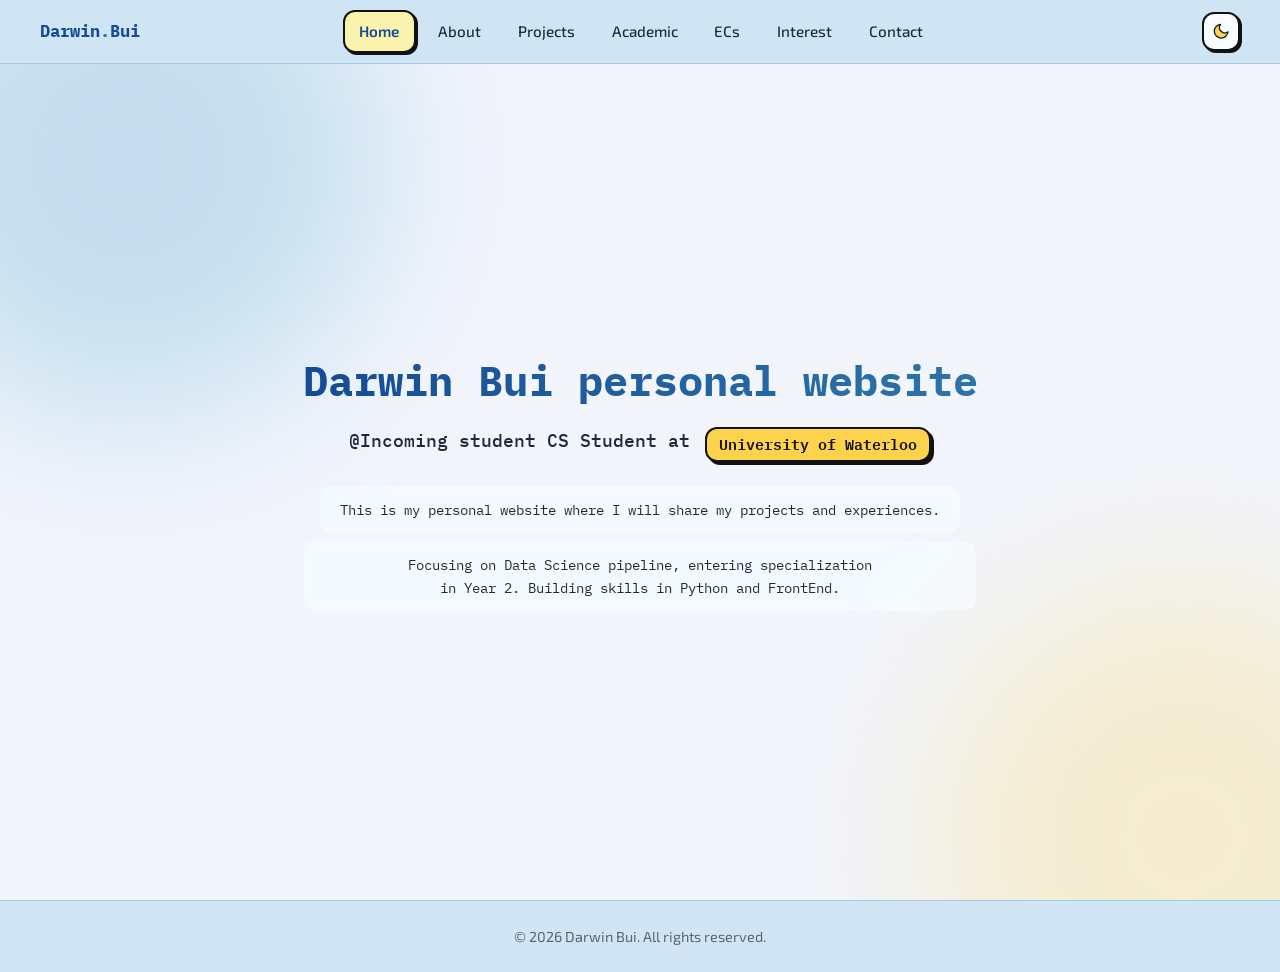
<file: index.html>
<!DOCTYPE html>
<html lang="en">

<head>
    <meta charset="utf-8" /> <!--dịch mã dễ hơn tránh bị lỗi font-->
    <meta name="viewport" content="width=device-width, initial-scale=1.0" /> <!--điều chỉnh kích cỡ tùy thoe màn hình-->
    <meta name="theme-color" content="#C4DFF0" media="(prefers-color-scheme: light)" />
    <meta name="theme-color" content="#0B1220" media="(prefers-color-scheme: dark)" />
    <meta name="description" content="Personal website" />
    <!--giúp web dc nhận diện tốt hơn khi SEO => thường hiện ở dưới link-->
    <title>Home | Bùi Khánh Duy</title>
    <link rel="stylesheet" href="bkd_1.css" /> <!--css chung cho mọi trang-->
    <link rel="stylesheet" href="home.css" /> <!--css riêng của trang này--> <!--link với file css để styling--> 
    <link rel="icon" href="https://i.postimg.cc/1tX0S33w/31ivt8k-BAFL-UXNa-N-FMjpg-QL85-removebg-preview-(1).png">
    <!--dùng để tạo icon ở tab-->

    <link rel="preconnect" href="https://fonts.googleapis.com">
    <link rel="preconnect" href="https://fonts.gstatic.com" crossorigin>
    <link href="https://fonts.googleapis.com/css2?family=Exo+2:ital,wght@0,100..900;1,100..900&family=IBM+Plex+Mono:ital,wght@0,100;0,200;0,300;0,400;0,500;0,600;0,700;1,100;1,200;1,300;1,400;1,500;1,600;1,700&display=swap" rel="stylesheet">
</head>

<body>
    <header id="header">
      <!--Logo chữ, bấm vào về trang Home-->
      <a class="brand" href="index.html">Darwin<span>.</span>Bui</a>

      <!--MENU MOBILE KHÔNG CẦN JS:
          checkbox ẩn + label. Bấm vào label = tick/bỏ tick checkbox,
          CSS dùng #menu-toggle:checked để mở/đóng menu-->
      <input type="checkbox" id="menu-toggle" class="visually-hidden" />
      <label for="menu-toggle" class="menu-btn" aria-label="Open menu">
        <span></span>
      </label>

      <nav class="table-of-content">
          <a class="content-section point" href="index.html" aria-current="page">Home</a>
          <a class="content-section" href="about.html">About</a>
          <a class="content-section" href="project.html">Projects</a>
          <a class="content-section" href="academics.html">Academic</a>
          <a class="content-section" href="extracurriculars.html">ECs</a>
          <a class="content-section" href="personal-interests.html">Interest</a>
          <a class="content-section" href="contact.html">Contact</a>
      </nav>

      <!--DARK MODE KHÔNG CẦN JS: cùng mẹo checkbox,
          CSS dùng :root:has(#theme-toggle:checked) để đổi màu cả trang-->
      <input type="checkbox" id="theme-toggle" class="visually-hidden" />
      <label for="theme-toggle" class="dark-mode" aria-label="Toggle dark mode">
        <span class="icon-moon">
          <!--icon mặt trăng vẽ bằng SVG (SVG là HTML, không phải JS)-->
          <svg viewBox="0 0 24 24" aria-hidden="true"><path d="M21 12.79A9 9 0 1 1 11.21 3 7 7 0 0 0 21 12.79z" /></svg>
        </span>
        <span class="icon-sun">
          <svg viewBox="0 0 24 24" aria-hidden="true">
            <circle cx="12" cy="12" r="4.5" />
            <path d="M12 1.5v2.5M12 20v2.5M4.6 4.6l1.8 1.8M17.6 17.6l1.8 1.8M1.5 12H4M20 12h2.5M4.6 19.4l1.8-1.8M17.6 6.4l1.8-1.8" />
          </svg>
        </span>
      </label>
    </header>

    <main id="home">
        <section class="title">
            <h1>Darwin Bui personal website</h1>
            <h2 class="intro-big">@Incoming student CS Student at <a class="uw-logo" href="https://uwaterloo.ca/"
            target="_blank" rel="noopener">University of Waterloo</a></h2>
            <p class="intro_caption">This is my personal website where I will share my projects and experiences.</p>
            <p class="intro_caption">Focusing on Data Science pipeline, entering specialization in Year 2. Building skills in Python and FrontEnd.</p>
        </section>
    </main>

    <footer class="footer">
        <p>&copy; 2026 Darwin Bui. All rights reserved.</p>
    </footer>
</body>
</html>
</file>
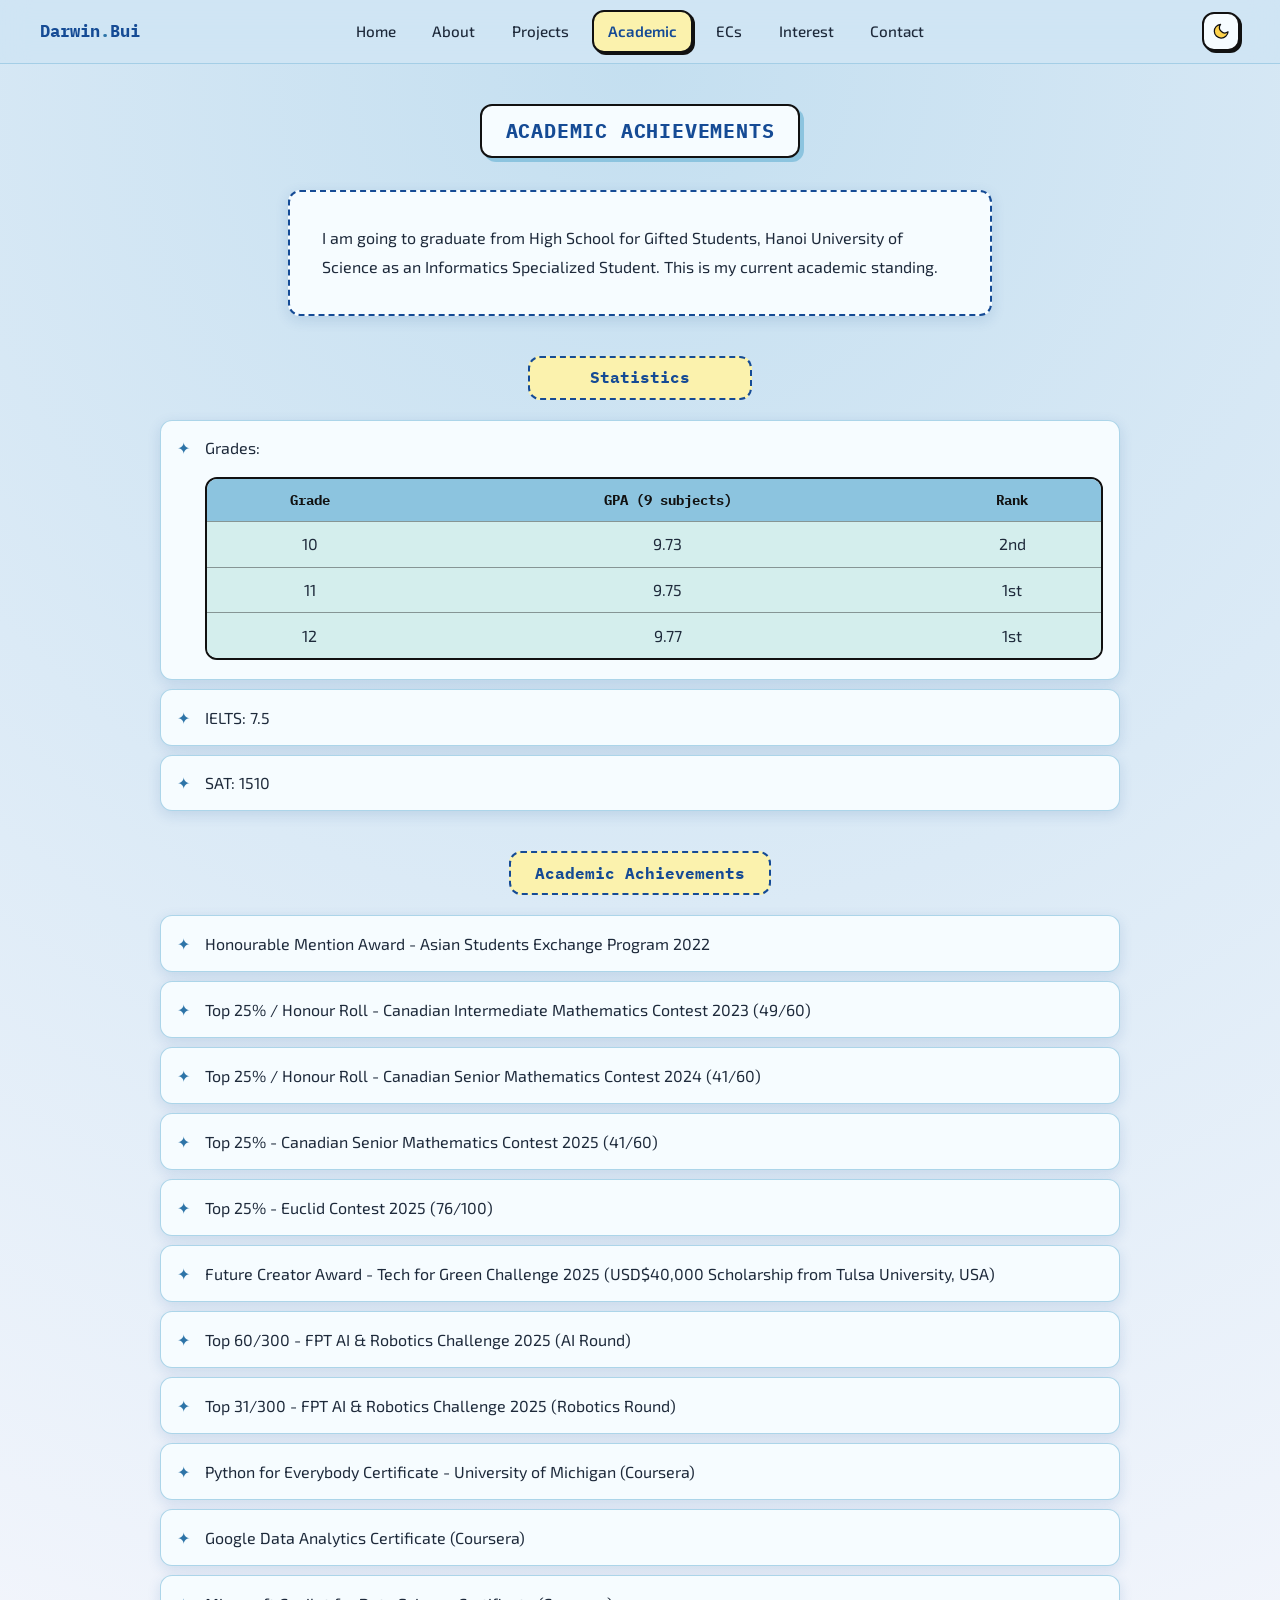
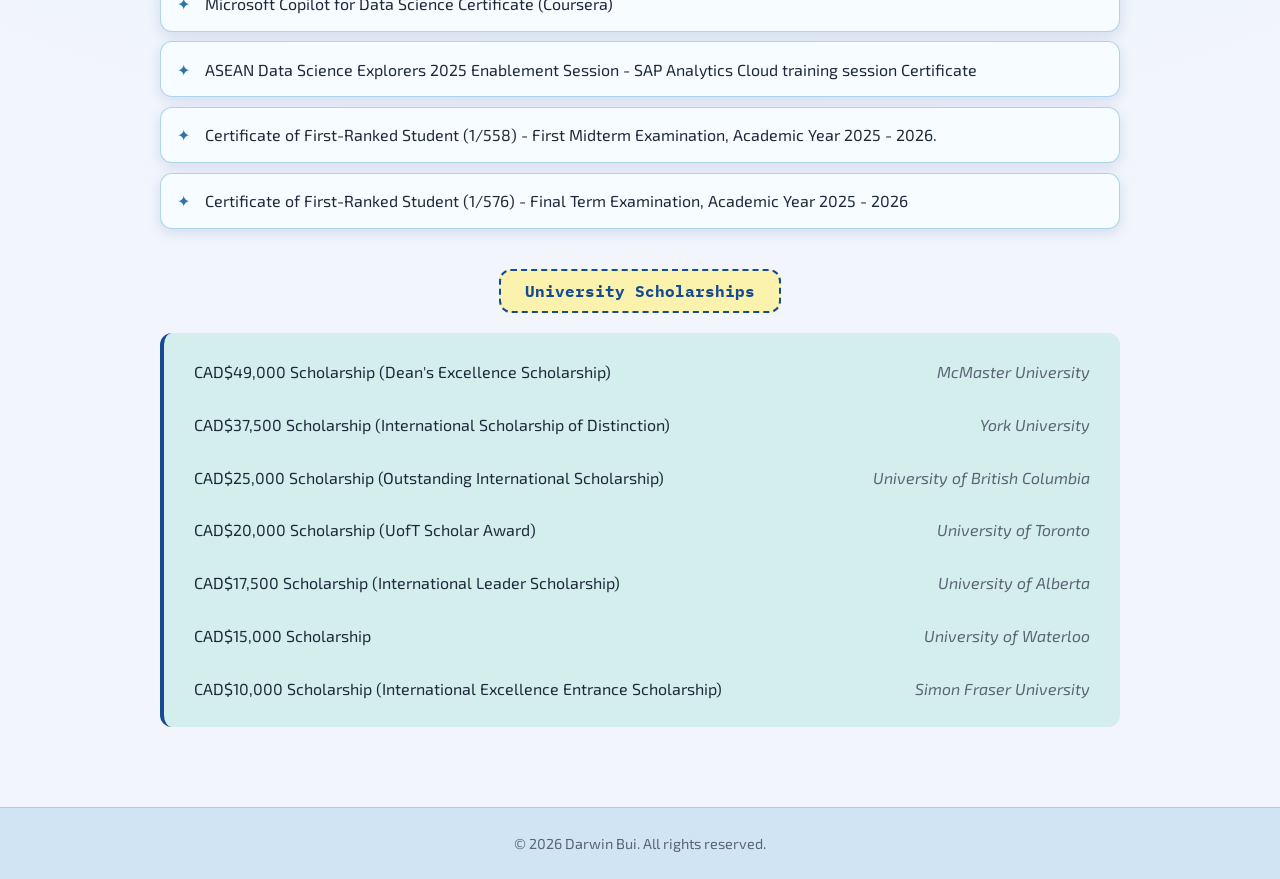
<file: academics.html>
<!doctype html>
<html lang="en">
  <head>
    <meta charset="utf-8" />
    <!--dịch mã dễ hơn tránh bị lỗi font-->
    <meta name="viewport" content="width=device-width, initial-scale=1.0" />
    <!--điều chỉnh kích cỡ tùy thoe màn hình-->
    <meta name="theme-color" content="#C4DFF0" media="(prefers-color-scheme: light)" />
    <meta name="theme-color" content="#0B1220" media="(prefers-color-scheme: dark)" />
    <meta name="description" content="Personal website" />
    <!--giúp web dc nhận diện tốt hơn khi SEO => thường hiện ở dưới link-->
    <title>Academic | Bùi Khánh Duy</title>
    <link rel="stylesheet" href="bkd_1.css" /> <!--css chung cho mọi trang-->
    <link rel="stylesheet" href="academics.css" /> <!--css riêng của trang này-->
    <!--link với file css để styling-->
    <link
      rel="icon"
      href="https://i.postimg.cc/1tX0S33w/31ivt8k-BAFL-UXNa-N-FMjpg-QL85-removebg-preview-(1).png"
    />
    <!--dùng để tạo icon ở tab-->

    <link rel="preconnect" href="https://fonts.googleapis.com" />
    <link rel="preconnect" href="https://fonts.gstatic.com" crossorigin />
    <link
      href="https://fonts.googleapis.com/css2?family=Exo+2:ital,wght@0,100..900;1,100..900&family=IBM+Plex+Mono:ital,wght@0,100;0,200;0,300;0,400;0,500;0,600;0,700;1,100;1,200;1,300;1,400;1,500;1,600;1,700&display=swap"
      rel="stylesheet"
    />
  </head>

  <body>
    <header id="header">
      <!--Logo chữ, bấm vào về trang Home-->
      <a class="brand" href="index.html">Darwin<span>.</span>Bui</a>

      <!--MENU MOBILE KHÔNG CẦN JS:
          checkbox ẩn + label. Bấm vào label = tick/bỏ tick checkbox,
          CSS dùng #menu-toggle:checked để mở/đóng menu-->
      <input type="checkbox" id="menu-toggle" class="visually-hidden" />
      <label for="menu-toggle" class="menu-btn" aria-label="Open menu">
        <span></span>
      </label>

      <nav class="table-of-content">
          <a class="content-section" href="index.html">Home</a>
          <a class="content-section" href="about.html">About</a>
          <a class="content-section" href="project.html">Projects</a>
          <a class="content-section point" href="academics.html" aria-current="page">Academic</a>
          <a class="content-section" href="extracurriculars.html">ECs</a>
          <a class="content-section" href="personal-interests.html">Interest</a>
          <a class="content-section" href="contact.html">Contact</a>
      </nav>

      <!--DARK MODE KHÔNG CẦN JS: cùng mẹo checkbox,
          CSS dùng :root:has(#theme-toggle:checked) để đổi màu cả trang-->
      <input type="checkbox" id="theme-toggle" class="visually-hidden" />
      <label for="theme-toggle" class="dark-mode" aria-label="Toggle dark mode">
        <span class="icon-moon">
          <!--icon mặt trăng vẽ bằng SVG (SVG là HTML, không phải JS)-->
          <svg viewBox="0 0 24 24" aria-hidden="true"><path d="M21 12.79A9 9 0 1 1 11.21 3 7 7 0 0 0 21 12.79z" /></svg>
        </span>
        <span class="icon-sun">
          <svg viewBox="0 0 24 24" aria-hidden="true">
            <circle cx="12" cy="12" r="4.5" />
            <path d="M12 1.5v2.5M12 20v2.5M4.6 4.6l1.8 1.8M17.6 17.6l1.8 1.8M1.5 12H4M20 12h2.5M4.6 19.4l1.8-1.8M17.6 6.4l1.8-1.8" />
          </svg>
        </span>
      </label>
    </header>

    <main>
      <h2 class="title_1">ACADEMIC ACHIEVEMENTS</h2>
      <section id="personalexp">
        <p class="paragraph">
          I am going to graduate from High School for Gifted Students, Hanoi
          University of Science as an Informatics Specialized Student. This is
          my current academic standing.
        </p>
        <h4 class="aca-color">Statistics</h4>
        <!--class là để tạo nên các phần giống nhau để sau này styling cho dễ-->
        <ul class="achievements">
          <li>
            Grades:
            <table>
              <thead>
                <tr class="table-head">
                  <th>Grade</th>
                  <th>GPA (9 subjects)</th>
                  <th>Rank</th>
                </tr>
              </thead>
              <tbody>
                <tr>
                  <td>10</td>
                  <td>9.73</td>
                  <td>2nd</td>
                </tr>

                <tr>
                  <td>11</td>
                  <td>9.75</td>
                  <td>1st</td>
                </tr>

                <tr class="table-bottom">
                  <td>12</td>
                  <td>9.77</td>
                  <td>1st</td>
                </tr>
              </tbody>
            </table>
          </li>
          <li>IELTS: 7.5</li>
          <li>SAT: 1510</li>
          <!--Line với ul là để tạo ra các gạch đầu dòng ===> nếu muốn đánh số dùng <ol>-->
        </ul>
        <h4 class="aca-color">Academic Achievements</h4>
        <ul class="achievements">
          <li>
            Honourable Mention Award - Asian Students Exchange Program 2022
          </li>
          <li>
            Top 25% / Honour Roll - Canadian Intermediate Mathematics Contest
            2023 (49/60)
          </li>
          <li>
            Top 25% / Honour Roll - Canadian Senior Mathematics Contest 2024
            (41/60)
          </li>
          <li>Top 25% - Canadian Senior Mathematics Contest 2025 (41/60)</li>
          <li>Top 25% - Euclid Contest 2025 (76/100)</li>
          <li>
            Future Creator Award - Tech for Green Challenge 2025 (USD$40,000
            Scholarship from Tulsa University, USA)
          </li>
          <li>Top 60/300 - FPT AI & Robotics Challenge 2025 (AI Round)</li>
          <li>
            Top 31/300 - FPT AI & Robotics Challenge 2025 (Robotics Round)
          </li>
          <li>
            Python for Everybody Certificate - University of Michigan (Coursera)
          </li>
          <li>Google Data Analytics Certificate (Coursera)</li>
          <li>Microsoft Copilot for Data Science Certificate (Coursera)</li>
          <li>
            ASEAN Data Science Explorers 2025 Enablement Session - SAP Analytics
            Cloud training session Certificate
          </li>
          <li>
            Certificate of First-Ranked Student (1/558) - First Midterm
            Examination, Academic Year 2025 - 2026.
          </li>
          <li>
            Certificate of First-Ranked Student (1/576) - Final Term
            Examination, Academic Year 2025 - 2026
          </li>
        </ul>
        <h4 class="aca-color">University Scholarships</h4>
        <ul class="scholarship">
          <li class="item">
            <p class="award">
              CAD$49,000 Scholarship (Dean's Excellence Scholarship)
            </p>
            <p class="school">McMaster University</p>
          </li>

          <li class="item">
            <p class="award">
              CAD$37,500 Scholarship (International Scholarship of Distinction)
            </p>
            <p class="school">York University</p>
          </li>

          <li class="item">
            <p class="award">
              CAD$25,000 Scholarship (Outstanding International Scholarship)
            </p>
            <p class="school">University of British Columbia</p>
          </li>

          <li class="item">
            <p class="award">CAD$20,000 Scholarship (UofT Scholar Award)</p>
            <p class="school">University of Toronto</p>
          </li>

          <li class="item">
            <p class="award">
              CAD$17,500 Scholarship (International Leader Scholarship)
            </p>
            <p class="school">University of Alberta</p>
          </li>

          <li class="item">
            <p class="award">CAD$15,000 Scholarship</p>
            <p class="school">University of Waterloo</p>
          </li>

          <li class="item">
            <p class="award">
              CAD$10,000 Scholarship (International Excellence Entrance
              Scholarship)
            </p>
            <p class="school">Simon Fraser University</p>
          </li>
        </ul>
      </section>
    </main>

    <footer class="footer">
      <p>&copy; 2026 Darwin Bui. All rights reserved.</p>
    </footer>
  </body>
</html>
</file>
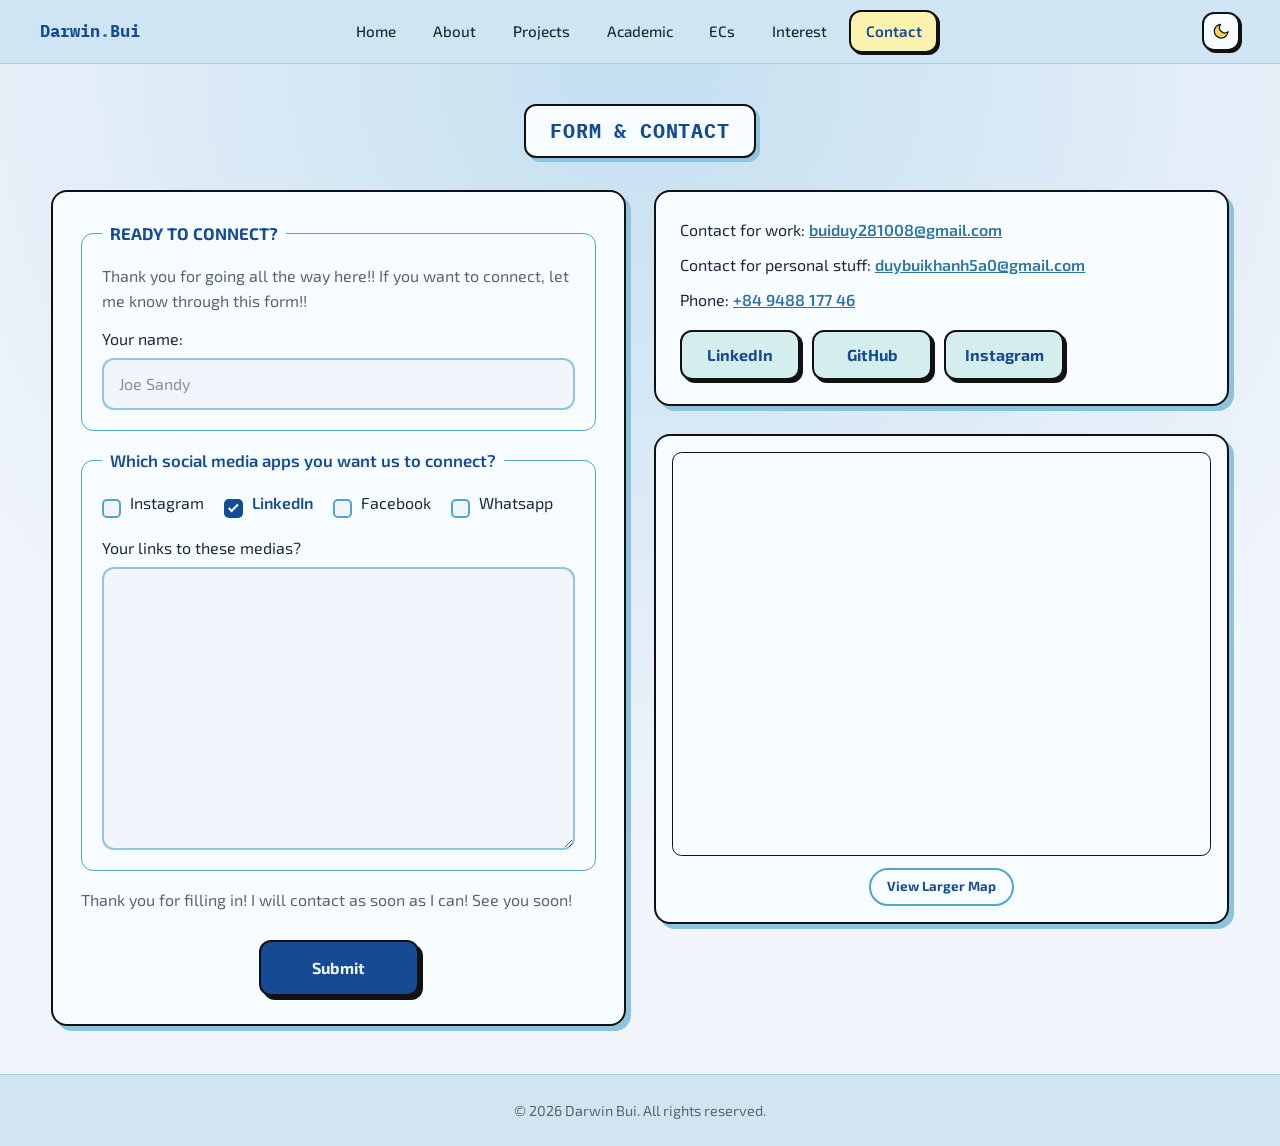
<file: contact.html>
<!doctype html>
<html lang="en">
  <head>
    <meta charset="utf-8" />
    <!--dịch mã dễ hơn tránh bị lỗi font-->
    <meta name="viewport" content="width=device-width, initial-scale=1.0" />
    <!--điều chỉnh kích cỡ tùy thoe màn hình-->
    <meta name="theme-color" content="#C4DFF0" media="(prefers-color-scheme: light)" />
    <meta name="theme-color" content="#0B1220" media="(prefers-color-scheme: dark)" />
    <meta name="description" content="Personal website" />
    <!--giúp web dc nhận diện tốt hơn khi SEO => thường hiện ở dưới link-->
    <title>Contact | Bùi Khánh Duy</title>
    <link rel="stylesheet" href="bkd_1.css" /> <!--css chung cho mọi trang-->
    <link rel="stylesheet" href="personal-contact.css" /> <!--css riêng của trang này-->
    <!--link với file css để styling-->
    <link
      rel="icon"
      href="https://i.postimg.cc/1tX0S33w/31ivt8k-BAFL-UXNa-N-FMjpg-QL85-removebg-preview-(1).png"
    />
    <!--dùng để tạo icon ở tab-->

    <link rel="preconnect" href="https://fonts.googleapis.com" />
    <link rel="preconnect" href="https://fonts.gstatic.com" crossorigin />
    <link
      href="https://fonts.googleapis.com/css2?family=Exo+2:ital,wght@0,100..900;1,100..900&family=IBM+Plex+Mono:ital,wght@0,100;0,200;0,300;0,400;0,500;0,600;0,700;1,100;1,200;1,300;1,400;1,500;1,600;1,700&display=swap"
      rel="stylesheet"
    />
  </head>

  <body>
    <header id="header">
      <!--Logo chữ, bấm vào về trang Home-->
      <a class="brand" href="index.html">Darwin<span>.</span>Bui</a>

      <!--MENU MOBILE KHÔNG CẦN JS:
          checkbox ẩn + label. Bấm vào label = tick/bỏ tick checkbox,
          CSS dùng #menu-toggle:checked để mở/đóng menu-->
      <input type="checkbox" id="menu-toggle" class="visually-hidden" />
      <label for="menu-toggle" class="menu-btn" aria-label="Open menu">
        <span></span>
      </label>

      <nav class="table-of-content">
          <a class="content-section" href="index.html">Home</a>
          <a class="content-section" href="about.html">About</a>
          <a class="content-section" href="project.html">Projects</a>
          <a class="content-section" href="academics.html">Academic</a>
          <a class="content-section" href="extracurriculars.html">ECs</a>
          <a class="content-section" href="personal-interests.html">Interest</a>
          <a class="content-section point" href="contact.html" aria-current="page">Contact</a>
      </nav>

      <!--DARK MODE KHÔNG CẦN JS: cùng mẹo checkbox,
          CSS dùng :root:has(#theme-toggle:checked) để đổi màu cả trang-->
      <input type="checkbox" id="theme-toggle" class="visually-hidden" />
      <label for="theme-toggle" class="dark-mode" aria-label="Toggle dark mode">
        <span class="icon-moon">
          <!--icon mặt trăng vẽ bằng SVG (SVG là HTML, không phải JS)-->
          <svg viewBox="0 0 24 24" aria-hidden="true"><path d="M21 12.79A9 9 0 1 1 11.21 3 7 7 0 0 0 21 12.79z" /></svg>
        </span>
        <span class="icon-sun">
          <svg viewBox="0 0 24 24" aria-hidden="true">
            <circle cx="12" cy="12" r="4.5" />
            <path d="M12 1.5v2.5M12 20v2.5M4.6 4.6l1.8 1.8M17.6 17.6l1.8 1.8M1.5 12H4M20 12h2.5M4.6 19.4l1.8-1.8M17.6 6.4l1.8-1.8" />
          </svg>
        </span>
      </label>
    </header>

    <main>
      <h2 class="title_1">FORM & CONTACT</h2>
      <div class="contact-decor">
        <section id="connection-form" class="form">
          <form method="POST" action="">
            <fieldset>
              <legend><strong>READY TO CONNECT?</strong></legend>
              <p>
                Thank you for going all the way here!! If you want to connect,
                let me know through this form!!
              </p>
              <label for="full-name">Your name:</label>
              <input
                id="full-name"
                name="name"
                type="text"
                placeholder="Joe Sandy"
                required
                size="20"
              />
            </fieldset>

            <fieldset>
              <legend>Which social media apps you want us to connect?</legend>

              <input
                id="instagram"
                class="checkbox"
                name="choice"
                type="checkbox"
                value="Instagram"
              />
              <label for="instagram">Instagram</label>

              <input
                id="linkedin"
                class="checkbox"
                name="choice"
                type="checkbox"
                value="linkedin"
                checked
              />
              <label for="linkedin">LinkedIn</label>

              <input
                id="facebook"
                class="checkbox"
                name="choice"
                type="checkbox"
                value="facebook"
              />
              <label for="facebook">Facebook</label>

              <input
                id="whatsapp"
                class="checkbox"
                name="choice"
                type="checkbox"
                value="whatsapp"
              />
              <label for="whatsapp">Whatsapp</label>
              <br />
              <br />
              <label for="links">Your links to these medias?</label> <br />
              <textarea cols="30" rows="10" name="links" id="links"></textarea>
            </fieldset>

            <p>
              Thank you for filling in! I will contact as soon as I can! See
              you soon!
            </p>
            <button type="submit">Submit</button>
          </form>
        </section>

        <div class="map_contact">
          <address id="contact_0">
            <p>
              Contact for work:
              <a href="mailto:buiduy281008@gmail.com">buiduy281008@gmail.com</a>
            </p>
            <p>
              Contact for personal stuff:
              <a href="mailto:duybuikhanh5a0@gmail.com"
                >duybuikhanh5a0@gmail.com</a
              >
            </p>
            <p>Phone: <a href="tel: +84948817746">+84 9488 177 46</a></p>
            <div class="personal-contact">
              <!--giống section nhưng chỉ dùng với mục đích styling-->
              <a
                class="contact"
                href="https://www.linkedin.com/in/duy-bui-498103363/"
                target="_blank" rel="noopener"
                >LinkedIn</a
              >
              <a
                class="contact"
                href="https://github.com/duybk2k8"
                target="_blank" rel="noopener"
                >GitHub</a
              >
              <a
                class="contact"
                href="https://www.instagram.com/xstatic._.drwinn/"
                target="_blank" rel="noopener"
                >Instagram</a
              >
            </div>
          </address>

          <section class="map">
            <iframe
              width="425"
              height="350"
              src="https://www.openstreetmap.org/export/embed.html?bbox=-80.56248664855958%2C43.46419557362211%2C-80.53330421447755%2C43.48319295615552&amp;layer=mapnik"
              style="border: 1px solid black"
              title="University of Waterloo map"
            >
            </iframe>
            <br />
            <small>
              <a
                href="https://www.openstreetmap.org/?#map=15/43.47370/-80.54790"
                >View Larger Map</a
              >
            </small>
          </section>
        </div>
      </div>
    </main>

    <footer class="footer">
      <p>&copy; 2026 Darwin Bui. All rights reserved.</p>
    </footer>
  </body>
</html>
</file>
<file: bkd_1.css>
/* =====================================================================
   bkd_1.css — CSS CHUNG CHO MỌI TRANG (load TRƯỚC css riêng của trang)
   Mục lục:
   1. Biến màu (light + dark)      5. Header + nav + menu mobile
   2. Dark mode bằng checkbox      6. Nút dark mode
   3. Reset + chữ                  7. Tiêu đề, label, footer
   4. Animation                    8. Tiện ích (visually-hidden, focus)
   ===================================================================== */


/* =========================== 1. BIẾN MÀU ===========================
   light-dark(màu-sáng, màu-tối): trình duyệt tự chọn 1 trong 2
   dựa vào thuộc tính color-scheme. Nhờ vậy mỗi màu chỉ khai báo 1 lần,
   muốn sửa màu thì sửa ở ĐÂY là cả web đổi theo.                     */
:root {
  color-scheme: light dark; /*mặc định: theo cài đặt sáng/tối của máy*/

  --bg:            light-dark(#F2F5FC, #0B1220); /*nền trang*/
  --bg-glow:       light-dark(#C4DFF0, #13233D); /*vầng sáng giữa trang*/
  --surface:       light-dark(#F6FCFF, #131E33); /*nền thẻ/khung*/
  --surface-2:     light-dark(#D4EEED, #1A2A45); /*nền thẻ đậm hơn 1 chút*/
  --surface-3:     light-dark(#E6ECF8, #16233A);
  --text:          light-dark(#1E2A3B, #D9E5F5); /*chữ thường*/
  --muted:         light-dark(#5B6474, #8FA1BC); /*chữ phụ*/
  --heading:       light-dark(#154B95, #A9D2F5); /*chữ tiêu đề*/
  --accent:        light-dark(#2D74A8, #7CB8E6);
  --accent-strong: light-dark(#154B95, #3D8BD6); /*nút chính*/
  --border:        light-dark(#53A4CF, #2C5680);
  --chip:          light-dark(#8CC4DF, #23476E); /*tag kỹ năng*/
  --ink:           light-dark(#111111, #4A6C93); /*viền "đen" kiểu sticker*/
  --highlight:     light-dark(#FBF2AD, #3B3215); /*nền vàng*/
  --highlight-text:light-dark(#154B95, #FFE58A);
  --header-bg:     light-dark(rgb(196 223 240 / 0.75), rgb(11 18 32 / 0.72));
  --shadow-color:  light-dark(rgb(21 75 149 / 0.14), rgb(0 0 0 / 0.5));

  --shadow: 0 4px 14px var(--shadow-color);
  --shadow-lg: 0 14px 32px var(--shadow-color);
  --radius: 0.75rem;
  --ease: cubic-bezier(0.22, 1, 0.36, 1); /*"easeOutQuint": chậm dần rất mượt*/
  --header-h: 4rem;
}


/* ===================== 2. DARK MODE BẰNG CHECKBOX =====================
   :has() = "cha có chứa ...". :root:has(#theme-toggle:checked) nghĩa là
   "nếu trong trang có checkbox theme-toggle đang được tick".
   Nút này ĐẢO NGƯỢC chế độ của máy: máy sáng -> bấm thành tối, và ngược lại. */
:root:has(#theme-toggle:checked) {
  color-scheme: dark;
}

@media (prefers-color-scheme: dark) {
  :root:has(#theme-toggle:checked) {
    color-scheme: light;
  }
}


/* ============================ 3. RESET + CHỮ ============================ */
*,
*::before,
*::after {
  box-sizing: border-box;
}

html {
  scroll-behavior: smooth;
  scroll-padding-top: var(--header-h); /*nhảy tới #id không bị header che*/
}

body {
  margin: 0;
  min-height: 100vh;
  min-height: 100dvh; /*dvh: tính đúng chiều cao trên mobile (có thanh địa chỉ)*/
  display: flex;
  flex-direction: column;

  background-color: var(--bg);
  color: var(--text);
  font-family: "Exo 2", sans-serif;
  line-height: 1.6;
  -webkit-font-smoothing: antialiased;

  /*đổi màu mượt khi bật/tắt dark mode*/
  transition: background-color 0.4s ease, color 0.4s ease;
}

main {
  flex: 1; /*đẩy footer xuống đáy dù trang ngắn*/
}

main:not(#home) {
  background: radial-gradient(circle at 50% 0%, var(--bg-glow) 0%, var(--bg) 70%);
  padding: 2rem 0 3rem;
}

h1, h2, h3, h4 {
  font-family: "IBM Plex Mono", monospace;
  text-align: center;
  line-height: 1.3;
}

img {
  max-width: 100%; /*ảnh không bao giờ tràn khung trên mobile*/
}

a {
  color: var(--accent);
}

/*màu khi bôi đen chữ*/
::selection {
  background: var(--chip);
  color: var(--text);
}


/* ============================ 4. ANIMATION ============================ */

/*Chuyển trang mượt (chỉ CSS): khi bấm link sang trang khác cùng web,
  Chrome/Edge/Safari sẽ fade giữa 2 trang thay vì "nháy" trắng*/
@view-transition {
  navigation: auto;
}

#header {
  view-transition-name: site-header; /*header đứng yên khi chuyển trang*/
}

/*Hiện dần khi mới vào trang.
  Chỉ animate các con TRỰC TIẾP của main (main > *), không phải main *
  như trước -> nhẹ máy hơn rất nhiều. Dùng opacity + translate vì 2 thuộc
  tính này GPU xử lý được -> mượt. (filter: blur thì nặng, đã bỏ)*/
@keyframes fadeUp {
  from {
    opacity: 0;
    translate: 0 24px;
  }
}

main > * {
  animation: fadeUp 0.7s var(--ease) both;
}

main > *:nth-child(2) { animation-delay: 0.08s; }
main > *:nth-child(3) { animation-delay: 0.16s; }

/*Hiện ra khi CUỘN tới (scroll-driven animation, không cần JS).
  animation-timeline: view() = animation chạy theo vị trí phần tử
  trong màn hình thay vì theo thời gian.
  Dùng scale (không dùng translate) để khi hover dùng translate không bị đè.*/
@keyframes reveal {
  from {
    opacity: 0;
    scale: 0.94;
  }
}

/*chỉ chạy khi trình duyệt hỗ trợ + người dùng KHÔNG bật giảm chuyển động*/
@supports (animation-timeline: view()) {
  @media (prefers-reduced-motion: no-preference) {
  .reveal,
  .project,
  .blog-post-card,
  .achievements li,
  .scholarship .item,
  .experience,
  .paragraph,
  .form,
  #contact_0,
  .map,
  .song,
  .video {
    animation: reveal linear backwards;
    animation-timeline: view();
    /*bắt đầu khi phần tử vừa ló vào màn hình, xong khi 60% đã vào
      -> phần tử nằm sát đáy trang vẫn luôn hiện đủ*/
    animation-range: entry 0% entry 60%;
  }
  }
}

/*Người dùng bật "giảm chuyển động" trong máy -> tắt gần hết animation*/
@media (prefers-reduced-motion: reduce) {
  *,
  *::before,
  *::after {
    animation-duration: 0.01ms !important;
    animation-iteration-count: 1 !important;
    transition-duration: 0.01ms !important;
    scroll-behavior: auto !important;
  }

  @view-transition {
    navigation: none;
  }
}


/* ====================== 5. HEADER + NAV + MENU MOBILE ====================== */
#header {
  position: sticky;
  top: 0;
  z-index: 1000;
  height: var(--header-h);
  padding: 0 clamp(1rem, 4vw, 2.5rem);

  /*Chia header làm 3 cột: [logo | nav | nút dark mode]
    1fr auto 1fr: 2 cột ngoài bằng nhau -> nav luôn nằm CHÍNH GIỮA*/
  display: grid;
  grid-template-columns: 1fr auto 1fr;
  align-items: center;
  gap: 1rem;

  /*hiệu ứng "kính mờ": nền trong suốt + làm mờ phần phía sau*/
  background: var(--header-bg);
  backdrop-filter: blur(14px) saturate(160%);
  -webkit-backdrop-filter: blur(14px) saturate(160%);
  border-bottom: 1px solid color-mix(in srgb, var(--border) 35%, transparent);
  transition: background-color 0.4s ease;
}

.brand {
  font-family: "IBM Plex Mono", monospace;
  font-weight: 700;
  font-size: 1.05rem;
  color: var(--heading);
  text-decoration: none;
  justify-self: start; /*nằm sát trái trong cột của nó*/
  white-space: nowrap;
}

.brand span {
  color: var(--accent);
  display: inline-block;
  transition: rotate 0.5s var(--ease);
}

.brand:hover span {
  rotate: 360deg;
}

.table-of-content {
  display: flex;
  align-items: center;
  gap: 0.5rem;
}

.content-section {
  position: relative;
  color: var(--text);
  font-size: 0.95rem;
  font-weight: 500;
  text-decoration: none;
  padding: 0.45rem 0.9rem;
  border-radius: var(--radius);
  transition: color 0.25s ease, background-color 0.25s ease, translate 0.25s var(--ease);
}

/*gạch chân chạy từ giữa ra khi hover*/
.content-section::after {
  content: "";
  position: absolute;
  left: 0.9rem;
  right: 0.9rem;
  bottom: 0.3rem;
  height: 2px;
  border-radius: 2px;
  background: var(--accent);
  scale: 0 1; /*scale ngang = 0 -> ẩn*/
  transition: scale 0.3s var(--ease);
}

.content-section:hover {
  color: var(--heading);
  translate: 0 -2px;
}

.content-section:hover::after {
  scale: 1 1;
}

/*trang hiện tại: "sticker" vàng giống bản cũ*/
.point {
  background-color: var(--highlight);
  color: var(--highlight-text);
  font-weight: 600;
  border: 2px solid var(--ink);
  box-shadow: 2px 2px 0 var(--ink);
}

.point::after {
  display: none;
}

/*Nút hamburger: 1 span là gạch giữa, ::before và ::after là gạch trên/dưới*/
.menu-btn {
  display: none; /*desktop: ẩn*/
  position: relative;
  width: 2.75rem;
  height: 2.75rem;
  border-radius: var(--radius);
  cursor: pointer;
  order: 3; /*mobile: nằm ngoài cùng bên phải*/
}

.menu-btn span,
.menu-btn span::before,
.menu-btn span::after {
  position: absolute;
  left: 50%;
  top: 50%;
  width: 1.4rem;
  height: 2px;
  margin-left: -0.7rem;
  border-radius: 2px;
  background: var(--heading);
  transition: rotate 0.35s var(--ease), translate 0.35s var(--ease), opacity 0.2s;
}

.menu-btn span::before,
.menu-btn span::after {
  content: "";
  margin-left: 0;
  left: 0;
  top: 0;
}

.menu-btn span::before { translate: 0 -7px; }
.menu-btn span::after  { translate: 0 7px; }

/*Khi mở menu: gạch giữa biến mất, 2 gạch còn lại xoay thành chữ X*/
#menu-toggle:checked + .menu-btn span {
  background: transparent;
}

#menu-toggle:checked + .menu-btn span::before {
  translate: 0 0;
  rotate: 45deg;
}

#menu-toggle:checked + .menu-btn span::after {
  translate: 0 0;
  rotate: -45deg;
}

/*màn vừa (laptop nhỏ): nút nav nhỏ lại 1 chút cho vừa*/
@media (max-width: 1150px) {
  .content-section {
    font-size: 0.88rem;
    padding: 0.4rem 0.6rem;
  }
}

@media (max-width: 860px) {
  /*mobile: bỏ grid 3 cột, dùng flex: logo trái, 2 nút phải*/
  #header {
    display: flex;
  }

  .brand {
    margin-right: auto;
  }

  .menu-btn {
    display: block;
  }

  /*Menu thả xuống: luôn tồn tại nhưng ẩn (opacity 0 + đẩy lên trên)
    -> khi checkbox được tick thì hiện ra + trượt xuống mượt*/
  .table-of-content {
    position: absolute;
    top: 100%;
    left: 0;
    right: 0;
    flex-direction: column;
    align-items: stretch;
    gap: 0.25rem;
    padding: 0.75rem clamp(1rem, 4vw, 2.5rem) 1.25rem;

    background: var(--bg);
    border-bottom: 1px solid color-mix(in srgb, var(--border) 35%, transparent);
    box-shadow: var(--shadow-lg);

    opacity: 0;
    translate: 0 -12px;
    visibility: hidden;
    transition: opacity 0.3s ease, translate 0.35s var(--ease), visibility 0.3s;
  }

  #menu-toggle:checked ~ .table-of-content {
    opacity: 1;
    translate: 0 0;
    visibility: visible;
  }

  .content-section {
    font-size: 1.05rem;
    padding: 0.8rem 1rem;
  }

  .content-section::after {
    display: none;
  }

  .content-section:hover {
    translate: 6px 0; /*mobile: hover thì trượt sang phải*/
    background: var(--surface-2);
  }
}


/* ============================ 6. NÚT DARK MODE ============================ */
.dark-mode {
  display: grid;
  place-items: center;
  justify-self: end; /*nằm sát phải trong cột của nó*/
  width: 2.4rem;
  height: 2.4rem;
  flex-shrink: 0;

  color: var(--heading);
  background: var(--surface);
  border: 2px solid var(--ink);
  border-radius: var(--radius);
  box-shadow: 2px 2px 0 var(--ink);
  cursor: pointer;
  user-select: none;
  transition: translate 0.2s var(--ease), box-shadow 0.2s var(--ease), background-color 0.4s;
}

.dark-mode:hover {
  translate: -1px -1px;
  box-shadow: 3px 3px 0 var(--ink);
}

.dark-mode:active {
  translate: 2px 2px;
  box-shadow: 0 0 0 var(--ink); /*cảm giác "ấn xuống"*/
}

/*2 icon chồng lên nhau ở cùng 1 ô grid, chỉ hiện 1 cái*/
.dark-mode span {
  grid-area: 1 / 1;
  display: grid;
  transition: opacity 0.3s ease, rotate 0.5s var(--ease), scale 0.5s var(--ease);
}

/*SVG: tô màu bằng CSS. currentColor = lấy màu chữ (color) của phần tử*/
.dark-mode svg {
  width: 1.15rem;
  height: 1.15rem;
}

.icon-moon svg {
  fill: #FED34C;               /*trăng vàng*/
  stroke: var(--ink);
  stroke-width: 1.6;
  stroke-linejoin: round;
}

.icon-sun svg {
  fill: #FED34C;               /*mặt trời vàng*/
  stroke: #FED34C;
  stroke-width: 2;
  stroke-linecap: round;
}

/*hover: trăng lắc nhẹ, mặt trời xoay*/
.dark-mode:hover .icon-moon svg {
  animation: wiggle 0.6s var(--ease);
}

.dark-mode:hover .icon-sun svg {
  rotate: 45deg;
}

.dark-mode svg {
  transition: rotate 0.5s var(--ease);
}

@keyframes wiggle {
  25% { rotate: -15deg; }
  60% { rotate: 10deg; }
}

/*Logic icon: đang SÁNG -> hiện mặt trăng (bấm để tối), đang TỐI -> hiện mặt trời*/
.icon-sun  { opacity: 0; rotate: -90deg; scale: 0.5; }
.icon-moon { opacity: 1; }

:root:has(#theme-toggle:checked) .icon-sun  { opacity: 1; rotate: 0deg; scale: 1; }
:root:has(#theme-toggle:checked) .icon-moon { opacity: 0; rotate: 90deg; scale: 0.5; }

@media (prefers-color-scheme: dark) {
  .icon-sun  { opacity: 1; rotate: 0deg; scale: 1; }
  .icon-moon { opacity: 0; rotate: 90deg; scale: 0.5; }

  :root:has(#theme-toggle:checked) .icon-sun  { opacity: 0; rotate: -90deg; scale: 0.5; }
  :root:has(#theme-toggle:checked) .icon-moon { opacity: 1; rotate: 0deg; scale: 1; }
}


/* ====================== 7. TIÊU ĐỀ, LABEL, FOOTER ====================== */
.title_1 {
  font-family: "IBM Plex Mono", monospace;
  font-size: clamp(1rem, 2.2vw, 1.25rem); /*clamp(min, ưu tiên, max): tự co theo màn hình*/
  letter-spacing: 0.04em;
  width: fit-content;
  max-width: 92%;
  margin: 0.5rem auto 2rem;
  padding: 0.75rem 1.5rem;

  color: var(--heading);
  background-color: var(--surface);
  border: 2px solid var(--ink);
  border-radius: var(--radius);
  box-shadow: 4px 4px 0 var(--chip);
}

/*nhãn vàng nhỏ (dùng ở Academic + Interest)*/
.aca-color,
.section-label {
  width: fit-content;
  min-width: min(14rem, 80%);
  margin: 2.5rem auto 1.25rem;
  padding: 0.6rem 1.5rem;

  color: var(--highlight-text);
  background-color: var(--highlight);
  border: 2px dashed var(--heading);
  border-radius: var(--radius);
}

.footer {
  padding: 1.5rem 1rem;
  font-size: 0.9rem;
  text-align: center;
  color: var(--muted);
  background-color: var(--header-bg);
  border-top: 1px solid color-mix(in srgb, var(--border) 35%, transparent);
}

.footer p {
  margin: 0;
}


/* ============================ 8. TIỆN ÍCH ============================ */

/*Ẩn khỏi mắt nhưng vẫn dùng được bằng bàn phím (Tab + Space).
  KHÔNG dùng display:none vì như vậy bàn phím không bấm được.*/
.visually-hidden {
  position: absolute;
  width: 1px;
  height: 1px;
  margin: -1px;
  overflow: hidden;
  clip-path: inset(50%);
  white-space: nowrap;
}

/*Viền khi dùng phím Tab (chỉ hiện khi dùng bàn phím, không hiện khi click)*/
:focus-visible {
  outline: 3px solid var(--accent);
  outline-offset: 3px;
  border-radius: 4px;
}

#menu-toggle:focus-visible + .menu-btn,
#theme-toggle:focus-visible + .dark-mode {
  outline: 3px solid var(--accent);
  outline-offset: 3px;
}
</file>
<file: home.css>
/* ============================ HOME PAGE ============================ */
.title {
  position: relative;
  isolation: isolate; /*tạo "lớp" riêng để ::before nằm dưới chữ*/
  overflow: hidden;

  display: flex;
  flex-direction: column;
  justify-content: center;
  align-items: center;
  gap: 0.5rem;
  text-align: center;

  min-height: calc(100vh - var(--header-h)); /*trừ chiều cao nav-bar*/
  min-height: calc(100dvh - var(--header-h));
  padding: 2rem clamp(1rem, 5vw, 3rem);

  /*2 lớp nền: lớp trên là màu phủ (trong suốt ở light, tối ở dark), lớp dưới là ảnh*/
  --overlay: light-dark(rgb(242 245 252 / 0.15), rgb(8 14 28 / 0.82));
  background-image:
    linear-gradient(var(--overlay), var(--overlay)),
    url("https://i.postimg.cc/02Yv2Xfd/Thiet-ke-chua-co-ten-(11).png");
  background-size: cover;
  background-position: center;
  background-repeat: no-repeat;

  color: var(--heading);
}

/*2 "đốm sáng" mờ trôi chậm phía sau -> nền có chiều sâu, chỉ bằng CSS*/
.title::before,
.title::after {
  content: "";
  position: absolute;
  z-index: -1;
  width: 32rem;
  aspect-ratio: 1;
  border-radius: 50%;
  filter: blur(80px);
  animation: float 14s ease-in-out infinite alternate;
}

.title::before {
  background: var(--chip);
  top: -10rem;
  left: -8rem;
  opacity: 0.45;
}

.title::after {
  background: #FED34C;
  bottom: -12rem;
  right: -10rem;
  opacity: 0.25;
  animation-delay: -7s;
}

@keyframes float {
  to {
    translate: 6rem 4rem;
  }
}

/*giới hạn độ rộng để chữ không bị dàn quá dài trên màn to*/
.title > * {
  max-width: 42rem;
}

.title h1 {
  /*luôn 1 dòng: không cho xuống dòng + chữ co theo độ rộng màn hình (vw)
    để trên điện thoại vẫn vừa*/
  max-width: none;
  white-space: nowrap;
  font-size: clamp(1.1rem, 4.6vw, 2.6rem);
  margin: 0;
  /*chữ gradient*/
  background: linear-gradient(90deg, var(--heading), var(--accent), var(--heading));
  background-size: 200% auto;
  -webkit-background-clip: text;
  background-clip: text;
  color: transparent;
  animation: shine 6s linear infinite;
}

@keyframes shine {
  to {
    background-position: 200% center;
  }
}

.title h2 {
  text-wrap: balance; /*chia chữ đều các dòng, không để 1 chữ lẻ loi*/
  font-size: clamp(0.95rem, 2.4vw, 1.1rem);
  font-weight: 500;
  margin: 0.5rem 0 1rem;
  color: var(--text);
}

/*Các con của .title hiện lần lượt*/
.title > * {
  animation: fadeUp 0.8s var(--ease) both;
}
.title > :nth-child(2) { animation-delay: 0.12s; }
.title > :nth-child(3) { animation-delay: 0.24s; }
.title > :nth-child(4) { animation-delay: 0.36s; }

/*h1 có 2 animation: hiện ra + chữ chạy màu*/
.title h1 {
  animation: fadeUp 0.8s var(--ease) both, shine 6s linear infinite;
}

/* ============================ UW BUTTON ============================ */
.uw-logo {
  color: #111;
  text-decoration: none;
  font-size: 0.85em;
  font-weight: 600;
  padding: 0.35rem 0.75rem;
  background-color: #FED34C;

  border-radius: var(--radius);
  border: 2px solid #111;
  box-shadow: 3px 3px 0 #111;

  display: inline-flex;
  align-items: center;
  margin: 0.25rem 0 0 0.3rem;
  vertical-align: middle;
  transition: translate 0.2s var(--ease), box-shadow 0.2s var(--ease);
}

.uw-logo:hover {
  translate: -2px -2px;
  box-shadow: 5px 5px 0 #111;
}

.uw-logo:active {
  translate: 2px 2px;
  box-shadow: 0 0 0 #111;
}

.intro_caption {
  text-wrap: balance; /*"experiences." không còn đứng 1 mình ở dòng dưới*/
  font-family: "IBM Plex Mono", monospace;
  font-size: clamp(0.82rem, 1.8vw, 0.9rem);
  color: var(--text);
  margin: 0;
  padding: 0.75rem 1.25rem;
  border-radius: var(--radius);
  background: color-mix(in srgb, var(--surface) 70%, transparent);
  backdrop-filter: blur(6px);
  -webkit-backdrop-filter: blur(6px);
}
</file>
<file: academics.css>
/* ====================== ACHIEVEMENTS & SCHOLARSHIPS ====================== */
#personalexp {
  width: min(960px, 92%);
  margin: 0 auto;
}

.paragraph {
  max-width: 44rem;
  margin: 0 auto;
  padding: clamp(1.25rem, 3vw, 2rem);
  font-size: 1rem;
  line-height: 1.8;
  text-align: left;
  color: var(--text);
  background-color: var(--surface);
  border: 2px dashed var(--heading);
  border-radius: var(--radius);
  box-shadow: var(--shadow);
}

ul {
  list-style: none;
  padding-left: 0;
}

/* ---------- BẢNG ĐIỂM ---------- */
/*Trên mobile bảng có thể rộng hơn màn hình -> cho phép cuộn ngang trong khung*/
.achievements li:has(table) {
  overflow-x: auto;
}

table {
  width: 100%;
  margin: 1rem 0 0.25rem;
  /*separate + spacing 0 thì mới bo góc được bảng (collapse thì không)*/
  border-collapse: separate;
  border-spacing: 0;
  border: 2px solid var(--ink);
  border-radius: var(--radius);
  overflow: hidden;
}

th,
td {
  text-align: center;
  padding: 0.6rem;
}

th {
  color: light-dark(#111, var(--text));
  background-color: var(--chip);
  font-family: "IBM Plex Mono", monospace;
  font-size: 0.9rem;
}

td {
  background-color: var(--surface-2);
  border-top: 1px solid color-mix(in srgb, var(--ink) 40%, transparent);
  transition: background-color 0.2s;
}

/*hover vào 1 hàng -> cả hàng sáng lên*/
tbody tr:hover td {
  background-color: var(--highlight);
  color: var(--highlight-text);
}

/* ---------- DANH SÁCH THÀNH TÍCH ---------- */
.achievements {
  display: grid;
  gap: 0.6rem;
}

.achievements li {
  position: relative;
  padding: 0.9rem 1rem 0.9rem 2.75rem;
  font-size: 1rem;
  background-color: var(--surface);
  border: 1px solid color-mix(in srgb, var(--border) 45%, transparent);
  border-radius: var(--radius);
  box-shadow: var(--shadow);
  transition: translate 0.25s var(--ease), border-color 0.25s;
}

/*dấu ✦ ở đầu mỗi dòng thay cho gạch đầu dòng*/
.achievements li::before {
  content: "✦";
  position: absolute;
  left: 1rem;
  top: 0.9rem;
  color: var(--accent);
  transition: rotate 0.4s var(--ease);
}

.achievements li:hover {
  translate: 6px 0;
  border-color: var(--border);
}

.achievements li:hover::before {
  rotate: 90deg;
}

/* ---------- HỌC BỔNG ---------- */
.scholarship {
  display: grid;
  gap: 0.5rem;
  margin-bottom: 2rem;
  padding: 1rem;
  background-color: var(--surface-2);
  border-left: 4px solid var(--heading);
  border-radius: var(--radius);
}

.item {
  display: flex; /*dùng để tạo 1 hàng / cột linh hoạt cho phần tử con => căn*/
  justify-content: space-between;
  align-items: baseline; /*căn phần tử theo đường baseline của văn bản*/
  gap: 1.5rem;
  padding: 0.6rem 0.9rem;
  border-radius: 0.5rem;
  transition: background-color 0.2s;
}

.item:hover {
  background-color: var(--surface);
}

.item p {
  margin: 0;
  font-size: 1rem;
}

.award {
  flex: 1; /*lấy toàn khoảng trống còn lại, tên trường nằm sát phải*/
}

.school {
  flex-shrink: 0; /*k cho co nhỏ khi k đủ chỗ*/
  text-align: right;
  color: var(--muted);
  font-style: italic;
}

/*mobile: tên trường xuống dòng dưới học bổng*/
@media (max-width: 600px) {
  .item {
    flex-direction: column;
    gap: 0.15rem;
  }

  .school {
    text-align: left;
  }
}
</file>
<file: personal-contact.css>
/* =====================================================================
   personal-contact.css — dùng cho 2 trang: Personal Interest + Contact
   ===================================================================== */

/* ============================ PERSONAL INTEREST ============================ */
#personalinterest {
  width: min(900px, 92%);
  margin: 0 auto;
}

.song {
  display: flex;
  flex-direction: column;
  align-items: center;
  gap: 1.25rem;
  padding: 1.5rem;
  margin-bottom: 1rem;
  background-color: var(--surface);
  border: 2px solid var(--ink);
  border-radius: 1rem;
  box-shadow: 5px 5px 0 var(--chip);
}

/*Ảnh album xoay như đĩa than, hover thì dừng lại*/
.music-image {
  display: block;
  width: min(13rem, 60%);
  aspect-ratio: 1;
  object-fit: cover;
  border-radius: 50%;
  border: 6px solid var(--ink);
  box-shadow: var(--shadow-lg);
  animation: spin 18s linear infinite;
}

.music-image:hover {
  animation-play-state: paused;
}

@keyframes spin {
  to {
    rotate: 360deg;
  }
}

#audio {
  width: min(100%, 28rem);
}

.video {
  display: flex;
  justify-content: center;
  margin-bottom: 1rem;
}

iframe {
  display: block;
  width: 100%;
  max-width: 100%;
  aspect-ratio: 16 / 9; /*tỉ lệ khung hình*/
  height: auto;
  border: 2px solid var(--ink);
  border-radius: 1rem;
  box-shadow: 5px 5px 0 var(--chip);
}

/* ============================ CONTACT LAYOUT ============================ */
.contact-decor {
  display: grid;
  grid-template-columns: repeat(auto-fit, minmax(min(100%, 22rem), 1fr));
  gap: 1.75rem;
  width: min(1200px, 92%);
  margin: 0 auto;
  align-items: start;
}

.map_contact {
  display: flex;
  flex-direction: column;
  gap: 1.75rem;
}

/* ============================ FORM ============================ */
.form {
  padding: clamp(1rem, 3vw, 1.75rem);
  background-color: var(--surface);
  border: 2px solid var(--ink);
  border-radius: 1rem;
  box-shadow: 5px 5px 0 var(--chip);
}

form {
  display: flex;
  flex-direction: column;
  gap: 1rem;
}

fieldset {
  margin: 0;
  padding: 1rem 1.25rem 1.25rem;
  border: 1.5px solid var(--border);
  border-radius: var(--radius);
}

fieldset legend {
  padding: 0 0.5rem;
  font-size: 1.05rem;
  font-weight: 600;
  color: var(--heading);
}

fieldset p,
form > p {
  margin: 0 0 0.75rem;
  color: var(--muted);
}

label {
  cursor: pointer;
}

input,
button,
textarea {
  font: inherit; /*mặc định input không ăn font của body -> phải inherit*/
  color: var(--text);
}

#full-name,
textarea {
  display: block;
  width: 100%;
  margin-top: 0.4rem;
  padding: 0.7rem 0.9rem;
  background-color: var(--bg);
  border: 2px solid color-mix(in srgb, var(--border) 60%, transparent);
  border-radius: var(--radius);
  transition: border-color 0.2s, box-shadow 0.2s;
}

textarea {
  min-height: 8rem;
  resize: vertical; /*chỉ cho kéo dài xuống, không kéo ngang làm vỡ layout*/
}

#full-name:hover,
textarea:hover {
  border-color: var(--border);
}

#full-name:focus,
textarea:focus {
  outline: none;
  border-color: var(--accent);
  box-shadow: 0 0 0 4px color-mix(in srgb, var(--accent) 25%, transparent);
}

/*:user-invalid = chỉ báo lỗi SAU KHI người dùng đã gõ/rời ô (không đỏ ngay từ đầu)*/
#full-name:user-invalid {
  border-color: #E5484D;
}

::placeholder {
  color: var(--muted);
  opacity: 0.7;
}

/* ---------- CHECKBOX tự vẽ ---------- */
/*Mỗi checkbox + label thành 1 "chip" bấm được*/
.checkbox {
  appearance: none; /*bỏ giao diện mặc định để tự vẽ*/
  width: 1.15rem;
  height: 1.15rem;
  margin: 0 0.35rem 0 0;
  display: inline-grid;
  place-items: center;
  vertical-align: -0.2rem;
  border: 2px solid var(--border);
  border-radius: 0.3rem;
  background-color: var(--bg);
  cursor: pointer;
  transition: background-color 0.2s, border-color 0.2s, scale 0.2s var(--ease);
}

.checkbox + label {
  margin-right: 1rem;
  display: inline-block;
  margin-bottom: 0.5rem;
}

.checkbox:hover {
  scale: 1.1;
}

.checkbox:checked {
  background-color: var(--accent-strong);
  border-color: var(--accent-strong);
}

/*dấu tick: vẽ chữ L rồi xoay 45° (giống bản cũ của bạn)*/
.checkbox::after {
  content: "";
  width: 0.3rem;
  height: 0.6rem;
  margin-top: -0.15rem;
  border: solid #fff;
  border-width: 0 2px 2px 0;
  rotate: 45deg;
  scale: 0; /*ẩn*/
  transition: scale 0.2s var(--ease);
}

.checkbox:checked::after {
  scale: 1; /*hiện với hiệu ứng "bật" ra*/
}

.checkbox:checked + label {
  color: var(--heading);
  font-weight: 600;
}

/*bỏ 2 thẻ <br> thừa trong HTML -> dùng khoảng cách của label*/
fieldset br {
  display: none;
}

label[for="links"] {
  display: block;
  margin-top: 0.75rem;
}

/* ---------- NÚT SUBMIT ---------- */
button[type="submit"] {
  align-self: center;
  min-width: 10rem;
  padding: 0.8rem 1.75rem;
  font-weight: 700;
  color: #F2F5FC;
  background-color: var(--accent-strong);
  border: 2px solid var(--ink);
  border-radius: var(--radius);
  box-shadow: 4px 4px 0 var(--ink);
  cursor: pointer;
  transition: translate 0.2s var(--ease), box-shadow 0.2s var(--ease);
}

button[type="submit"]:hover {
  translate: -2px -2px;
  box-shadow: 6px 6px 0 var(--ink);
}

button[type="submit"]:active {
  translate: 3px 3px;
  box-shadow: 0 0 0 var(--ink);
}

/* ============================ CONTACT INFO ============================ */
#contact_0 {
  padding: clamp(1rem, 3vw, 1.5rem);
  line-height: 1.7; /*khoảng cách giữa các dòng*/
  font-style: normal; /*<address> mặc định in nghiêng*/
  background-color: var(--surface);
  border: 2px solid var(--ink);
  border-radius: 1rem;
  box-shadow: 5px 5px 0 var(--chip);
}

#contact_0 p {
  margin: 0 0 0.5rem;
  overflow-wrap: anywhere; /*email dài tự xuống dòng trên mobile*/
}

#contact_0 a:not(.contact) {
  font-weight: 600;
}

.personal-contact {
  display: flex;
  flex-wrap: wrap;
  gap: 0.75rem;
  margin-top: 1rem;
}

.contact {
  display: inline-flex;
  justify-content: center;
  align-items: center;
  min-width: 7.5rem;
  padding: 0.6rem 1rem;

  font-weight: 700;
  text-decoration: none;
  color: var(--heading);
  background-color: var(--surface-2);
  border: 2px solid var(--ink);
  border-radius: var(--radius);
  box-shadow: 3px 3px 0 var(--ink);
  transition: translate 0.2s var(--ease), box-shadow 0.2s var(--ease);
}

.contact:hover {
  translate: -2px -2px;
  box-shadow: 5px 5px 0 var(--ink);
}

.contact:active {
  translate: 2px 2px;
  box-shadow: 0 0 0 var(--ink);
}

/* ============================ MAP ============================ */
.map {
  padding: 1rem;
  background-color: var(--surface);
  border: 2px solid var(--ink);
  border-radius: 1rem;
  box-shadow: 5px 5px 0 var(--chip);
}

.map iframe {
  aspect-ratio: 4 / 3;
  border: 1px solid var(--ink) !important; /*!important để thắng style="" viết trong HTML*/
  border-radius: 0.6rem;
  box-shadow: none;
}

/*Dark mode: làm tối bản đồ bằng filter (đảo màu + xoay lại tông màu)*/
:root:has(#theme-toggle:checked) .map iframe {
  filter: invert(0.9) hue-rotate(180deg);
}

@media (prefers-color-scheme: dark) {
  .map iframe {
    filter: invert(0.9) hue-rotate(180deg);
  }

  :root:has(#theme-toggle:checked) .map iframe {
    filter: none;
  }
}

.map br {
  display: none;
}

small {
  display: block;
  margin-top: 0.75rem;
  text-align: center;
}

small a {
  display: inline-block;
  padding: 0.4rem 1rem;
  font-weight: 700;
  text-decoration: none;
  color: var(--heading);
  border: 2px solid var(--border);
  border-radius: 999px;
  transition: background-color 0.2s, color 0.2s;
}

small a:hover {
  background-color: var(--heading);
  color: var(--bg);
}
</file>
